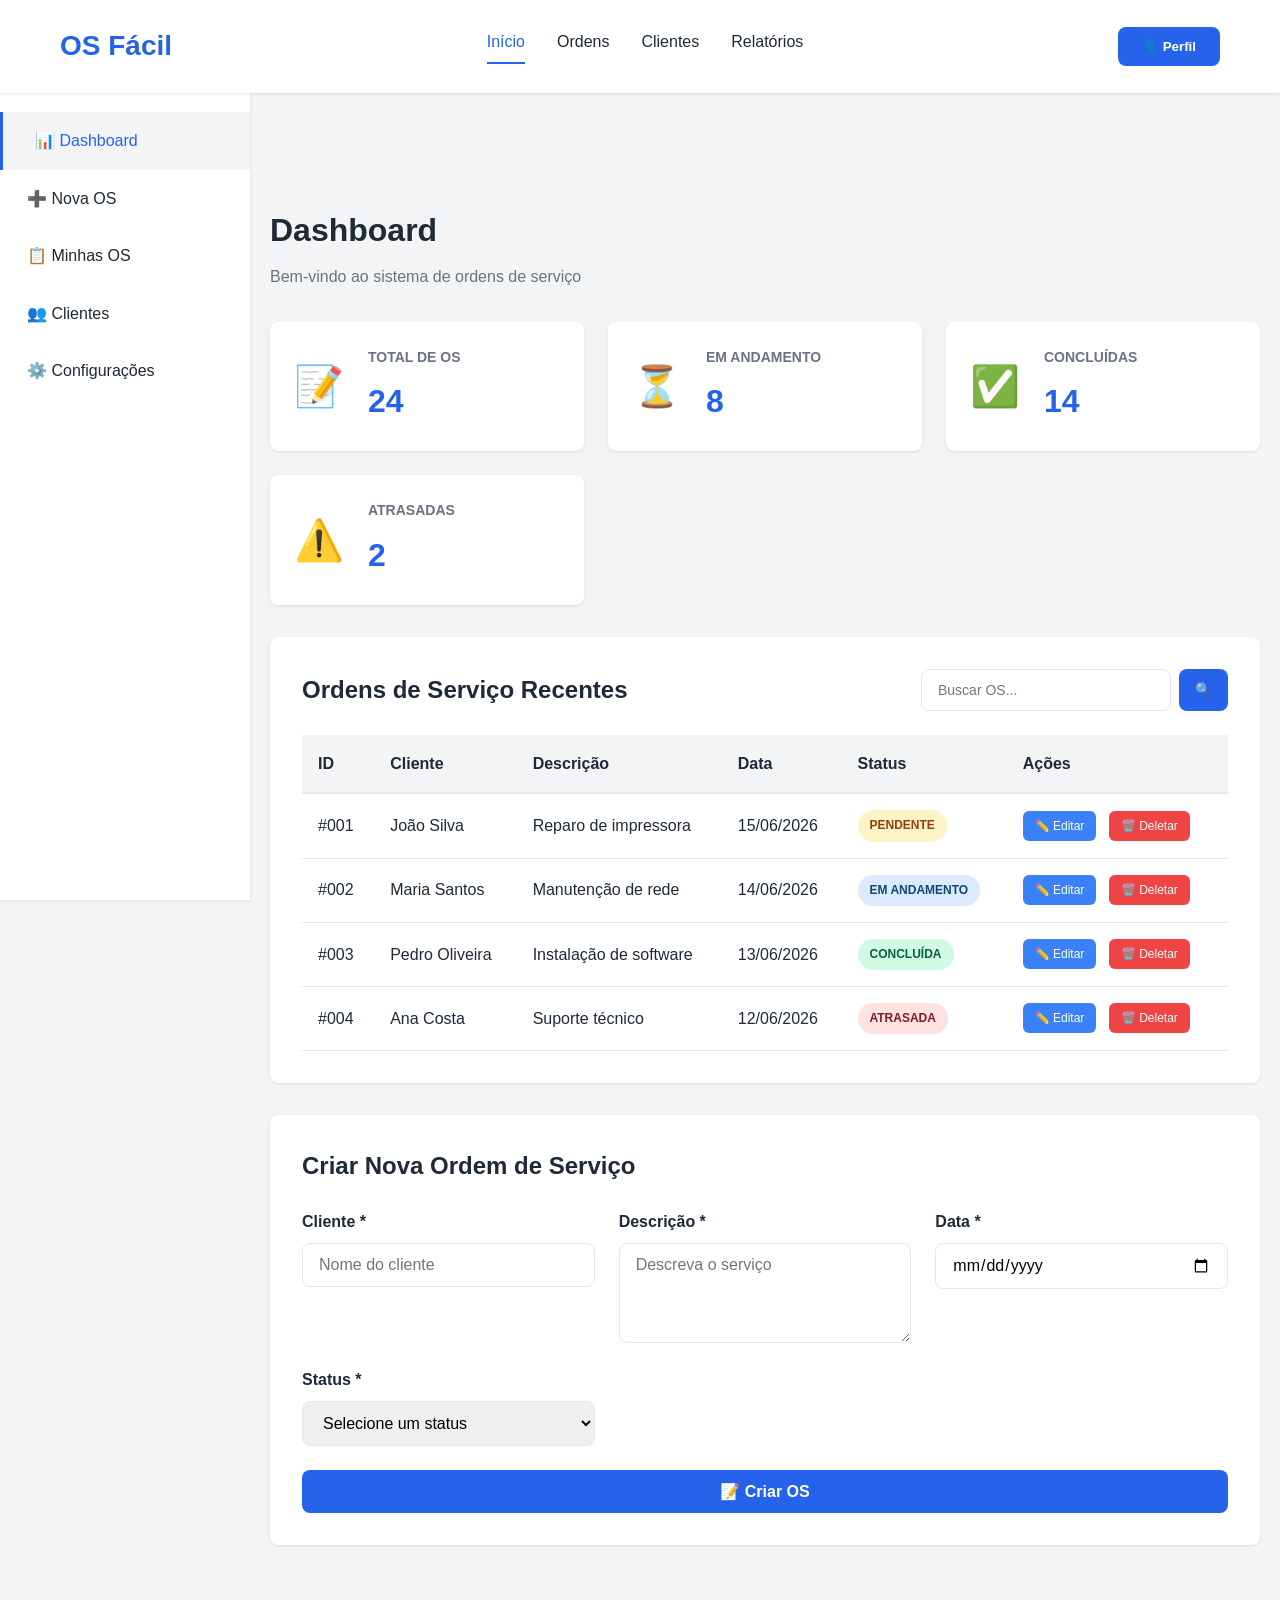
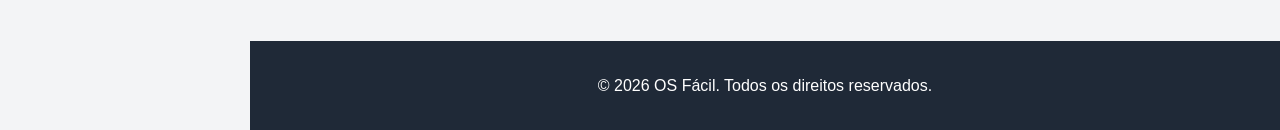
<file: index.html>
<!DOCTYPE html>
<html lang="pt-BR">
<head>
    <meta charset="UTF-8">
    <meta name="viewport" content="width=device-width, initial-scale=1.0">
    <title>OS Fácil - Sistema de Ordens de Serviço</title>
    <link rel="stylesheet" href="styles.css">
</head>
<body>
    <!-- Header -->
    <header class="header">
        <div class="container">
            <div class="header-content">
                <h1 class="logo">OS Fácil</h1>
                <nav class="nav">
                    <a href="#home" class="nav-link active">Início</a>
                    <a href="#ordens" class="nav-link">Ordens</a>
                    <a href="#clientes" class="nav-link">Clientes</a>
                    <a href="#relatorios" class="nav-link">Relatórios</a>
                </nav>
                <button class="btn-user">👤 Perfil</button>
            </div>
        </div>
    </header>

    <!-- Sidebar -->
    <aside class="sidebar">
        <ul class="menu">
            <li><a href="#" class="menu-item active">📊 Dashboard</a></li>
            <li><a href="#" class="menu-item">➕ Nova OS</a></li>
            <li><a href="#" class="menu-item">📋 Minhas OS</a></li>
            <li><a href="#" class="menu-item">👥 Clientes</a></li>
            <li><a href="#" class="menu-item">⚙️ Configurações</a></li>
        </ul>
    </aside>

    <!-- Main Content -->
    <main class="main-content">
        <div class="container">
            <!-- Page Title -->
            <section class="page-header">
                <h2>Dashboard</h2>
                <p>Bem-vindo ao sistema de ordens de serviço</p>
            </section>

            <!-- Stats Cards -->
            <section class="stats-container">
                <div class="stat-card">
                    <div class="stat-icon">📝</div>
                    <div class="stat-info">
                        <h3>Total de OS</h3>
                        <p class="stat-number">24</p>
                    </div>
                </div>
                <div class="stat-card">
                    <div class="stat-icon">⏳</div>
                    <div class="stat-info">
                        <h3>Em Andamento</h3>
                        <p class="stat-number">8</p>
                    </div>
                </div>
                <div class="stat-card">
                    <div class="stat-icon">✅</div>
                    <div class="stat-info">
                        <h3>Concluídas</h3>
                        <p class="stat-number">14</p>
                    </div>
                </div>
                <div class="stat-card">
                    <div class="stat-icon">⚠️</div>
                    <div class="stat-info">
                        <h3>Atrasadas</h3>
                        <p class="stat-number">2</p>
                    </div>
                </div>
            </section>

            <!-- Table Section -->
            <section class="table-section">
                <div class="section-header">
                    <h3>Ordens de Serviço Recentes</h3>
                    <div class="search-bar">
                        <input type="text" id="searchInput" placeholder="Buscar OS...">
                        <button class="btn-search">🔍</button>
                    </div>
                </div>

                <div class="table-wrapper">
                    <table class="table">
                        <thead>
                            <tr>
                                <th>ID</th>
                                <th>Cliente</th>
                                <th>Descrição</th>
                                <th>Data</th>
                                <th>Status</th>
                                <th>Ações</th>
                            </tr>
                        </thead>
                        <tbody id="tableBody">
                            <tr>
                                <td>#001</td>
                                <td>João Silva</td>
                                <td>Reparo de impressora</td>
                                <td>15/06/2026</td>
                                <td><span class="badge badge-pending">Pendente</span></td>
                                <td>
                                    <button class="btn-small btn-edit">✏️ Editar</button>
                                    <button class="btn-small btn-delete">🗑️ Deletar</button>
                                </td>
                            </tr>
                            <tr>
                                <td>#002</td>
                                <td>Maria Santos</td>
                                <td>Manutenção de rede</td>
                                <td>14/06/2026</td>
                                <td><span class="badge badge-in-progress">Em Andamento</span></td>
                                <td>
                                    <button class="btn-small btn-edit">✏️ Editar</button>
                                    <button class="btn-small btn-delete">🗑️ Deletar</button>
                                </td>
                            </tr>
                            <tr>
                                <td>#003</td>
                                <td>Pedro Oliveira</td>
                                <td>Instalação de software</td>
                                <td>13/06/2026</td>
                                <td><span class="badge badge-completed">Concluída</span></td>
                                <td>
                                    <button class="btn-small btn-edit">✏️ Editar</button>
                                    <button class="btn-small btn-delete">🗑️ Deletar</button>
                                </td>
                            </tr>
                            <tr>
                                <td>#004</td>
                                <td>Ana Costa</td>
                                <td>Suporte técnico</td>
                                <td>12/06/2026</td>
                                <td><span class="badge badge-delayed">Atrasada</span></td>
                                <td>
                                    <button class="btn-small btn-edit">✏️ Editar</button>
                                    <button class="btn-small btn-delete">🗑️ Deletar</button>
                                </td>
                            </tr>
                        </tbody>
                    </table>
                </div>
            </section>

            <!-- Form Section -->
            <section class="form-section">
                <h3>Criar Nova Ordem de Serviço</h3>
                <form id="osForm" class="form">
                    <div class="form-grid">
                        <div class="form-group">
                            <label for="cliente">Cliente *</label>
                            <input type="text" id="cliente" required placeholder="Nome do cliente">
                        </div>
                        <div class="form-group">
                            <label for="descricao">Descrição *</label>
                            <textarea id="descricao" required placeholder="Descreva o serviço"></textarea>
                        </div>
                        <div class="form-group">
                            <label for="data">Data *</label>
                            <input type="date" id="data" required>
                        </div>
                        <div class="form-group">
                            <label for="status">Status *</label>
                            <select id="status" required>
                                <option value="">Selecione um status</option>
                                <option value="pending">Pendente</option>
                                <option value="in-progress">Em Andamento</option>
                                <option value="completed">Concluída</option>
                            </select>
                        </div>
                    </div>
                    <button type="submit" class="btn btn-primary">📝 Criar OS</button>
                </form>
            </section>
        </div>
    </main>

    <!-- Footer -->
    <footer class="footer">
        <div class="container">
            <p>&copy; 2026 OS Fácil. Todos os direitos reservados.</p>
        </div>
    </footer>

    <script src="script.js"></script>
</body>
</html>
</file>
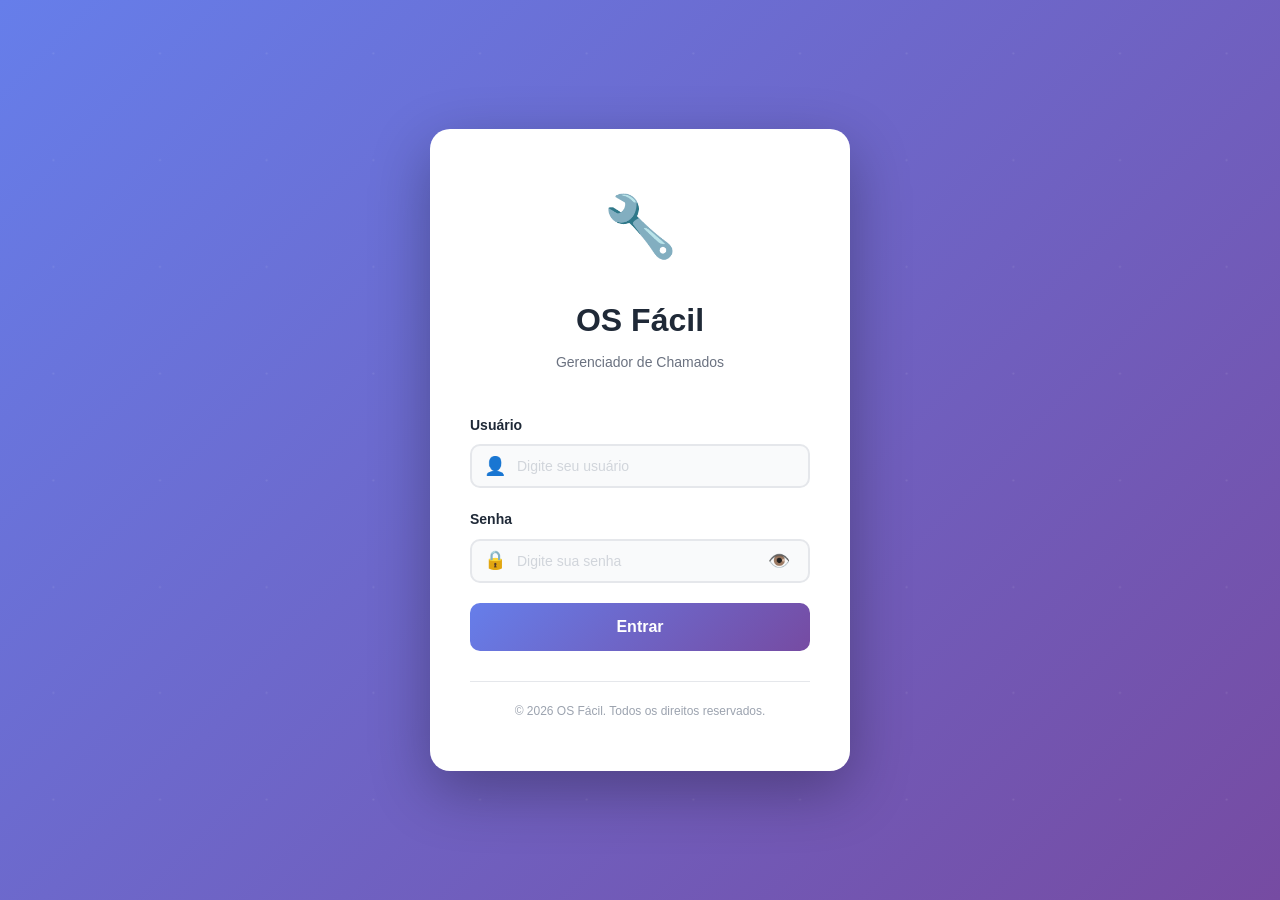
<file: OsFacil/src/OsFacil-frontend/index.html>
<!DOCTYPE html>
<html lang="pt-BR">
<head>
    <meta charset="UTF-8">
    <meta name="viewport" content="width=device-width, initial-scale=1.0">
    <title>OS Fácil - Sistema SaaS</title>
    <link rel="stylesheet" href="css/styles.css">
</head>
<body>
<div class="app">
    <!-- SIDEBAR -->
    <aside class="sidebar">
        <div class="logo">
            <div class="logo-icon">🔧</div>
            <h2>OS Fácil</h2>
        </div>

        <nav>
            <a href="#" onclick="abrirTela('dashboard')" class="nav-item active">
                <span class="icon">📊</span>
                <span class="label">Dashboard</span>
            </a>
            <a href="#" onclick="abrirTela('novaOs')" class="nav-item">
                <span class="icon">➕</span>
                <span class="label">Nova OS</span>
            </a>
            <a href="#" onclick="abrirTela('ordens')" class="nav-item">
                <span class="icon">📋</span>
                <span class="label">Ordens</span>
            </a>
            <a href="#" onclick="abrirTela('clientes')" class="nav-item">
                <span class="icon">👥</span>
                <span class="label">Clientes</span>
            </a>
            <a href="#" onclick="abrirTela('config')" class="nav-item">
                <span class="icon">⚙️</span>
                <span class="label">Configurações</span>
            </a>
        </nav>
    </aside>

    <!-- CONTEÚDO PRINCIPAL -->
    <main class="main">
        <!-- TOPBAR -->
        <header class="topbar">
            <div class="topbar-left">
                <h1 id="tituloPagina">Dashboard</h1>
            </div>
            <div class="topbar-right">
                <div class="user-info">
                    <span class="user-avatar">👤</span>
                    <span id="userName" class="user-name">Admin</span>
                </div>
                <button class="btn-logout" onclick="logout()">Sair</button>
            </div>
        </header>

        <!-- DASHBOARD -->
        <section id="dashboard" class="pagina ativa">
            <div class="dashboard-header">
                <h2>Resumo do Sistema</h2>
                <p>Acompanhe as métricas da sua empresa em tempo real</p>
            </div>

            <section class="cards">
                <div class="card card-primary">
                    <div class="card-header">
                        <span class="card-icon">📦</span>
                        <h3>Total de OS</h3>
                    </div>
                    <p id="totalOS" class="card-value">0</p>
                    <span class="card-footer">Ordens cadastradas</span>
                </div>

                <div class="card card-success">
                    <div class="card-header">
                        <span class="card-icon">✅</span>
                        <h3>Abertas</h3>
                    </div>
                    <p id="abertos" class="card-value">0</p>
                    <span class="card-footer">Aguardando execução</span>
                </div>

                <div class="card card-warning">
                    <div class="card-header">
                        <span class="card-icon">⏳</span>
                        <h3>Finalizadas</h3>
                    </div>
                    <p id="finalizados" class="card-value">0</p>
                    <span class="card-footer">Ordens concluídas</span>
                </div>

                <div class="card card-danger">
                    <div class="card-header">
                        <span class="card-icon">⚠️</span>
                        <h3>Atrasadas</h3>
                    </div>
                    <p id="atrasadas" class="card-value">0</p>
                    <span class="card-footer">Requer atenção</span>
                </div>
            </section>
        </section>

        <!-- NOVA OS -->
        <section id="novaOs" class="pagina" style="display:none;">
            <div class="section-header">
                <h2>📝 Criar Nova Ordem de Serviço</h2>
                <p>Preencha os dados abaixo para criar uma nova OS</p>
            </div>

            <div class="form-container">
                <form id="osForm">
                    <div class="form-row">
                        <div class="form-group">
                            <label for="cliente">Cliente *</label>
                            <select id="cliente" required>
                                <option value="">Selecione um cliente</option>
                            </select>
                        </div>

                        <div class="form-group">
                            <label for="valor">Valor (R$) *</label>
                            <input type="number" id="valor" placeholder="0.00" step="0.01" required>
                        </div>
                    </div>

                    <div class="form-group full">
                        <label for="descricao">Descrição *</label>
                        <textarea id="descricao" placeholder="Descreva o serviço a ser realizado..." rows="4" required></textarea>
                    </div>

                    <div class="form-actions">
                        <button type="submit" class="btn btn-primary">
                            💾 Salvar Ordem de Serviço
                        </button>
                        <button type="reset" class="btn btn-secondary">Limpar</button>
                    </div>
                </form>
            </div>
        </section>

        <!-- ORDENS -->
        <section id="ordens" class="pagina" style="display:none;">
            <div class="section-header">
                <h2>📋 Ordens de Serviço</h2>
                <p>Gerencie todas as suas ordens de serviço</p>
            </div>

            <div class="table-section">
                <div class="table-toolbar">
                    <input 
                        id="searchInput" 
                        class="search-input" 
                        placeholder="🔍 Buscar por cliente, descrição..."
                        type="text">
                </div>

                <div class="table-responsive">
                    <table>
                        <thead>
                            <tr>
                                <th>ID</th>
                                <th>Cliente</th>
                                <th>Descrição</th>
                                <th>Data</th>
                                <th>Valor</th>
                                <th>Status</th>
                                <th>Ações</th>
                            </tr>
                        </thead>
                        <tbody id="tableBody"></tbody>
                    </table>
                </div>
            </div>
        </section>

        <!-- CLIENTES -->
        <section id="clientes" class="pagina" style="display:none;">
            <div class="section-header">
                <h2>👥 Clientes</h2>
                <p>Visualize todos os seus clientes cadastrados</p>
            </div>

            <div class="table-section">
                <div class="table-responsive">
                    <table>
                        <thead>
                            <tr>
                                <th>ID</th>
                                <th>Nome</th>
                                <th>Telefone</th>
                                <th>OS Associadas</th>
                            </tr>
                        </thead>
                        <tbody id="clientesTableBody"></tbody>
                    </table>
                </div>
            </div>
        </section>

        <!-- CONFIGURAÇÕES -->
        <section id="config" class="pagina" style="display:none;">
            <div class="section-header">
                <h2>⚙️ Configurações</h2>
                <p>Gerencie as configurações de sua conta</p>
            </div>

            <div class="config-container">
                <div class="config-section">
                    <h3>👤 Informações da Conta</h3>
                    <div class="config-item">
                        <span class="label">Perfil de Acesso:</span>
                        <span id="perfilUsuario" class="value">-</span>
                    </div>
                    <div class="config-item">
                        <span class="label">ID da Empresa:</span>
                        <span id="empresaUsuario" class="value">-</span>
                    </div>
                    <div class="config-item">
                        <span class="label">Plano:</span>
                        <span class="value badge badge-primary">FREE</span>
                    </div>
                </div>

                <div class="config-section">
                    <h3>🔐 Sessão</h3>
                    <button class="btn btn-danger" onclick="logout()">
                        🚪 Encerrar Sessão
                    </button>
                </div>
            </div>
        </section>
    </main>
</div>

<script src="javaScript/script.js"></script>
</body>
</html>
</file>
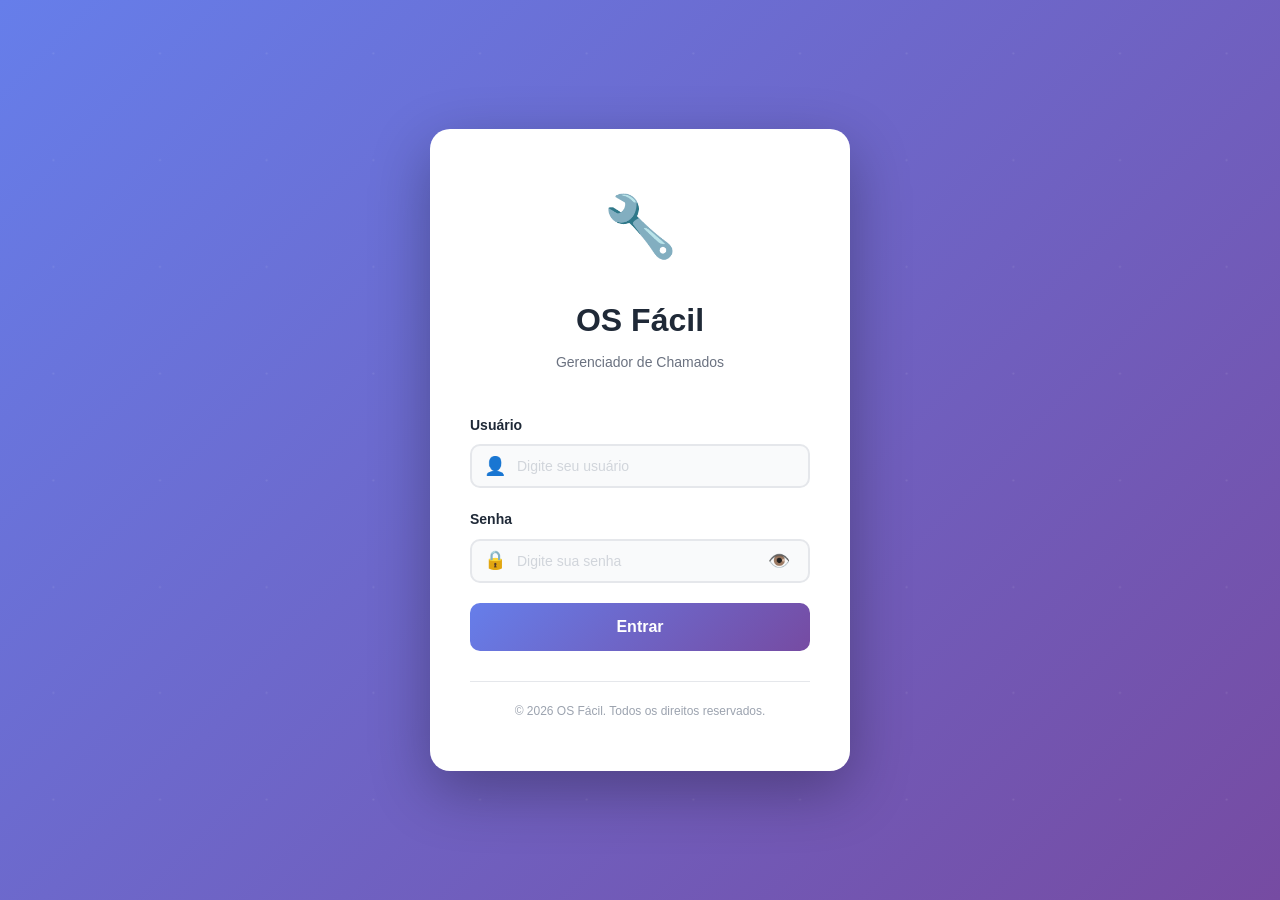
<file: OsFacil/src/OsFacil-frontend/login.html>
<!DOCTYPE html>
<html lang="pt-BR">
<head>
    <meta charset="UTF-8">
    <meta name="viewport" content="width=device-width, initial-scale=1.0">
    <title>Login - OS Fácil</title>
    <link rel="stylesheet" href="css/styles.css">
    <link rel="stylesheet" href="css/login.css">
</head>
<body class="login-page">
    <div class="login-background"></div>
    
    <div class="login-container">
        <!-- Logo e Título -->
        <div class="login-header">
            <div class="logo-icon">🔧</div>
            <h1>OS Fácil</h1>
            <p>Gerenciador de Chamados</p>
        </div>

        <!-- Formulário -->
        <form id="loginForm" class="login-form">
            <!-- Campo Usuário -->
            <div class="form-group">
                <label for="username">Usuário</label>
                <div class="input-wrapper">
                    <span class="input-icon">👤</span>
                    <input 
                        type="text" 
                        id="username" 
                        name="username" 
                        placeholder="Digite seu usuário" 
                        required>
                </div>
            </div>

            <!-- Campo Senha -->
            <div class="form-group">
                <label for="password">Senha</label>
                <div class="input-wrapper">
                    <span class="input-icon">🔒</span>
                    <input 
                        type="password" 
                        id="password" 
                        name="password" 
                        placeholder="Digite sua senha" 
                        required>
                    <button type="button" class="toggle-password" onclick="togglePassword()">👁️</button>
                </div>
            </div>

            <!-- Mensagem de Erro -->
            <div id="errorMessage" class="error-message" style="display: none;"></div>

            <!-- Botão de Envio -->
            <button type="submit" class="btn-login">
                <span class="btn-text">Entrar</span>
                <span class="btn-loader" style="display: none;"></span>
            </button>
        </form>

        <!-- Rodapé -->
        <div class="login-footer">
            <p>&copy; 2026 OS Fácil. Todos os direitos reservados.</p>
        </div>
    </div>

    <script src="javaScript/login.js"></script>
</body>
</html>
</file>
<file: styles.css>
/* ==================== Reset e Variáveis ==================== */
* {
    margin: 0;
    padding: 0;
    box-sizing: border-box;
}

:root {
    --primary-color: #2563eb;
    --secondary-color: #1e40af;
    --success-color: #10b981;
    --warning-color: #f59e0b;
    --danger-color: #ef4444;
    --light-bg: #f3f4f6;
    --white: #ffffff;
    --text-dark: #1f2937;
    --text-light: #6b7280;
    --border-color: #e5e7eb;
    --shadow: 0 1px 3px rgba(0, 0, 0, 0.1);
    --shadow-lg: 0 10px 15px rgba(0, 0, 0, 0.1);
}

body {
    font-family: 'Segoe UI', Tahoma, Geneva, Verdana, sans-serif;
    background-color: var(--light-bg);
    color: var(--text-dark);
    line-height: 1.6;
}

/* ==================== Container ==================== */
.container {
    max-width: 1200px;
    margin: 0 auto;
    padding: 0 20px;
}

/* ==================== Header ==================== */
.header {
    background-color: var(--white);
    box-shadow: var(--shadow);
    position: sticky;
    top: 0;
    z-index: 100;
}

.header-content {
    display: flex;
    justify-content: space-between;
    align-items: center;
    padding: 1.5rem 0;
}

.logo {
    font-size: 1.75rem;
    font-weight: 700;
    color: var(--primary-color);
}

.nav {
    display: flex;
    gap: 2rem;
    flex: 1;
    justify-content: center;
}

.nav-link {
    text-decoration: none;
    color: var(--text-dark);
    font-weight: 500;
    transition: color 0.3s ease;
    border-bottom: 2px solid transparent;
    padding-bottom: 0.5rem;
}

.nav-link:hover,
.nav-link.active {
    color: var(--primary-color);
    border-bottom-color: var(--primary-color);
}

.btn-user {
    background-color: var(--primary-color);
    color: var(--white);
    border: none;
    padding: 0.75rem 1.5rem;
    border-radius: 0.5rem;
    cursor: pointer;
    font-weight: 600;
    transition: background-color 0.3s ease;
}

.btn-user:hover {
    background-color: var(--secondary-color);
}

/* ==================== Sidebar ==================== */
.sidebar {
    position: fixed;
    left: 0;
    top: 80px;
    width: 250px;
    height: calc(100vh - 80px);
    background-color: var(--white);
    box-shadow: var(--shadow);
    overflow-y: auto;
}

.menu {
    list-style: none;
    padding: 2rem 0;
}

.menu-item {
    display: block;
    padding: 1rem 1.5rem;
    text-decoration: none;
    color: var(--text-dark);
    transition: all 0.3s ease;
    border-left: 3px solid transparent;
    font-weight: 500;
}

.menu-item:hover,
.menu-item.active {
    background-color: var(--light-bg);
    color: var(--primary-color);
    border-left-color: var(--primary-color);
    padding-left: 2rem;
}

/* ==================== Main Content ==================== */
.main-content {
    margin-left: 250px;
    margin-top: 80px;
    padding: 2rem 0;
}

/* ==================== Page Header ==================== */
.page-header {
    margin-bottom: 2rem;
}

.page-header h2 {
    font-size: 2rem;
    margin-bottom: 0.5rem;
}

.page-header p {
    color: var(--text-light);
    font-size: 1rem;
}

/* ==================== Stats Container ==================== */
.stats-container {
    display: grid;
    grid-template-columns: repeat(auto-fit, minmax(250px, 1fr));
    gap: 1.5rem;
    margin-bottom: 2rem;
}

.stat-card {
    background-color: var(--white);
    padding: 1.5rem;
    border-radius: 0.5rem;
    box-shadow: var(--shadow);
    display: flex;
    align-items: center;
    gap: 1.5rem;
    transition: transform 0.3s ease, box-shadow 0.3s ease;
}

.stat-card:hover {
    transform: translateY(-5px);
    box-shadow: var(--shadow-lg);
}

.stat-icon {
    font-size: 2.5rem;
}

.stat-info h3 {
    font-size: 0.875rem;
    color: var(--text-light);
    margin-bottom: 0.5rem;
    text-transform: uppercase;
    font-weight: 600;
}

.stat-number {
    font-size: 2rem;
    font-weight: 700;
    color: var(--primary-color);
}

/* ==================== Table Section ==================== */
.table-section {
    background-color: var(--white);
    padding: 2rem;
    border-radius: 0.5rem;
    box-shadow: var(--shadow);
    margin-bottom: 2rem;
}

.section-header {
    display: flex;
    justify-content: space-between;
    align-items: center;
    margin-bottom: 1.5rem;
    gap: 1rem;
}

.section-header h3 {
    font-size: 1.5rem;
}

.search-bar {
    display: flex;
    gap: 0.5rem;
}

.search-bar input {
    padding: 0.75rem 1rem;
    border: 1px solid var(--border-color);
    border-radius: 0.5rem;
    min-width: 250px;
    font-size: 0.875rem;
}

.search-bar input:focus {
    outline: none;
    border-color: var(--primary-color);
    box-shadow: 0 0 0 3px rgba(37, 99, 235, 0.1);
}

.btn-search {
    padding: 0.75rem 1rem;
    background-color: var(--primary-color);
    color: var(--white);
    border: none;
    border-radius: 0.5rem;
    cursor: pointer;
    font-weight: 600;
    transition: background-color 0.3s ease;
}

.btn-search:hover {
    background-color: var(--secondary-color);
}

/* ==================== Table ==================== */
.table-wrapper {
    overflow-x: auto;
}

.table {
    width: 100%;
    border-collapse: collapse;
}

.table thead {
    background-color: var(--light-bg);
}

.table th {
    padding: 1rem;
    text-align: left;
    font-weight: 600;
    color: var(--text-dark);
    border-bottom: 2px solid var(--border-color);
}

.table td {
    padding: 1rem;
    border-bottom: 1px solid var(--border-color);
}

.table tbody tr:hover {
    background-color: var(--light-bg);
}

/* ==================== Badges ==================== */
.badge {
    display: inline-block;
    padding: 0.375rem 0.75rem;
    border-radius: 9999px;
    font-size: 0.75rem;
    font-weight: 600;
    text-transform: uppercase;
}

.badge-pending {
    background-color: #fef3c7;
    color: #92400e;
}

.badge-in-progress {
    background-color: #dbeafe;
    color: #0c4a6e;
}

.badge-completed {
    background-color: #d1fae5;
    color: #065f46;
}

.badge-delayed {
    background-color: #fee2e2;
    color: #7f1d1d;
}

/* ==================== Buttons ==================== */
.btn {
    padding: 0.75rem 1.5rem;
    border: none;
    border-radius: 0.5rem;
    cursor: pointer;
    font-weight: 600;
    font-size: 1rem;
    transition: all 0.3s ease;
}

.btn-primary {
    background-color: var(--primary-color);
    color: var(--white);
}

.btn-primary:hover {
    background-color: var(--secondary-color);
    transform: translateY(-2px);
}

.btn-small {
    padding: 0.5rem 0.75rem;
    font-size: 0.75rem;
    border: none;
    border-radius: 0.375rem;
    cursor: pointer;
    margin-right: 0.5rem;
    transition: all 0.3s ease;
}

.btn-edit {
    background-color: #3b82f6;
    color: var(--white);
}

.btn-edit:hover {
    background-color: #2563eb;
}

.btn-delete {
    background-color: var(--danger-color);
    color: var(--white);
}

.btn-delete:hover {
    background-color: #dc2626;
}

/* ==================== Form Section ==================== */
.form-section {
    background-color: var(--white);
    padding: 2rem;
    border-radius: 0.5rem;
    box-shadow: var(--shadow);
}

.form-section h3 {
    font-size: 1.5rem;
    margin-bottom: 1.5rem;
}

.form {
    display: flex;
    flex-direction: column;
    gap: 1.5rem;
}

.form-grid {
    display: grid;
    grid-template-columns: repeat(auto-fit, minmax(250px, 1fr));
    gap: 1.5rem;
}

.form-group {
    display: flex;
    flex-direction: column;
}

.form-group label {
    font-weight: 600;
    margin-bottom: 0.5rem;
    color: var(--text-dark);
}

.form-group input,
.form-group textarea,
.form-group select {
    padding: 0.75rem 1rem;
    border: 1px solid var(--border-color);
    border-radius: 0.5rem;
    font-size: 1rem;
    font-family: inherit;
    transition: border-color 0.3s ease;
}

.form-group input:focus,
.form-group textarea:focus,
.form-group select:focus {
    outline: none;
    border-color: var(--primary-color);
    box-shadow: 0 0 0 3px rgba(37, 99, 235, 0.1);
}

.form-group textarea {
    resize: vertical;
    min-height: 100px;
}

/* ==================== Footer ==================== */
.footer {
    background-color: var(--text-dark);
    color: var(--white);
    text-align: center;
    padding: 2rem 0;
    margin-top: 4rem;
    margin-left: 250px;
}

/* ==================== Responsive ==================== */
@media (max-width: 768px) {
    .sidebar {
        position: fixed;
        left: -250px;
        transition: left 0.3s ease;
    }

    .sidebar.active {
        left: 0;
    }

    .main-content {
        margin-left: 0;
    }

    .footer {
        margin-left: 0;
    }

    .header-content {
        flex-wrap: wrap;
        gap: 1rem;
    }

    .nav {
        order: 3;
        width: 100%;
        gap: 1rem;
        justify-content: flex-start;
    }

    .stats-container {
        grid-template-columns: repeat(2, 1fr);
    }

    .section-header {
        flex-direction: column;
        align-items: flex-start;
    }

    .search-bar {
        width: 100%;
    }

    .search-bar input {
        min-width: 100%;
    }

    .form-grid {
        grid-template-columns: 1fr;
    }

    .table {
        font-size: 0.875rem;
    }

    .table th,
    .table td {
        padding: 0.75rem 0.5rem;
    }
}

@media (max-width: 480px) {
    .logo {
        font-size: 1.25rem;
    }

    .nav {
        gap: 0.5rem;
    }

    .nav-link {
        font-size: 0.875rem;
        padding-bottom: 0.25rem;
    }

    .stats-container {
        grid-template-columns: 1fr;
    }

    .stat-card {
        flex-direction: column;
        text-align: center;
    }

    .stat-icon {
        font-size: 2rem;
    }

    .stat-number {
        font-size: 1.5rem;
    }

    .section-header h3 {
        font-size: 1.25rem;
    }

    .btn-small {
        display: block;
        width: 100%;
        margin-bottom: 0.5rem;
    }
}
</file>
<file: OsFacil/src/OsFacil-frontend/css/styles.css>
/* ===========================
   VARIÁVEIS E RESET
=========================== */

:root {
    --primary: #667eea;
    --primary-dark: #5568d3;
    --success: #10b981;
    --warning: #f59e0b;
    --danger: #ef4444;
    --gray-50: #f9fafb;
    --gray-100: #f3f4f6;
    --gray-200: #e5e7eb;
    --gray-300: #d1d5db;
    --gray-400: #9ca3af;
    --gray-500: #6b7280;
    --gray-600: #4b5563;
    --gray-700: #374151;
    --gray-800: #1f2937;
    --gray-900: #111827;
    --shadow-sm: 0 1px 2px rgba(0, 0, 0, 0.05);
    --shadow-md: 0 4px 6px rgba(0, 0, 0, 0.1);
    --shadow-lg: 0 10px 15px rgba(0, 0, 0, 0.1);
}

* {
    margin: 0;
    padding: 0;
    box-sizing: border-box;
}

html {
    scroll-behavior: smooth;
}

body {
    font-family: -apple-system, BlinkMacSystemFont, 'Segoe UI', 'Roboto', 'Oxygen', 'Ubuntu', 'Cantarell', sans-serif;
    background: var(--gray-50);
    color: var(--gray-700);
    line-height: 1.6;
}

/* ===========================
   LAYOUT
=========================== */

.app {
    display: flex;
    min-height: 100vh;
}

/* ===========================
   SIDEBAR
=========================== */

.sidebar {
    width: 260px;
    height: 100vh;
    background: linear-gradient(180deg, var(--gray-900) 0%, var(--gray-800) 100%);
    color: white;
    padding: 30px 0;
    position: fixed;
    left: 0;
    top: 0;
    overflow-y: auto;
    box-shadow: 2px 0 10px rgba(0, 0, 0, 0.1);
}

.sidebar::-webkit-scrollbar {
    width: 6px;
}

.sidebar::-webkit-scrollbar-track {
    background: rgba(255, 255, 255, 0.1);
}

.sidebar::-webkit-scrollbar-thumb {
    background: rgba(255, 255, 255, 0.3);
    border-radius: 3px;
}

.sidebar::-webkit-scrollbar-thumb:hover {
    background: rgba(255, 255, 255, 0.5);
}

/* Logo */
.logo {
    display: flex;
    align-items: center;
    gap: 12px;
    padding: 0 25px;
    margin-bottom: 40px;
}

.logo-icon {
    font-size: 32px;
    animation: rotate 20s linear infinite;
}

@keyframes rotate {
    0% { transform: rotate(0deg); }
    100% { transform: rotate(360deg); }
}

.logo h2 {
    font-size: 24px;
    font-weight: 700;
    letter-spacing: -0.5px;
}

/* Navegação */
.sidebar nav {
    display: flex;
    flex-direction: column;
    gap: 8px;
    padding: 0 15px;
}

.nav-item {
    display: flex;
    align-items: center;
    gap: 12px;
    color: var(--gray-400);
    text-decoration: none;
    padding: 12px 15px;
    border-radius: 10px;
    transition: all 0.3s ease;
    font-weight: 500;
    font-size: 14px;
}

.nav-item:hover {
    background: rgba(255, 255, 255, 0.1);
    color: white;
}

.nav-item.active {
    background: var(--primary);
    color: white;
    box-shadow: 0 4px 12px rgba(102, 126, 234, 0.4);
}

.nav-item .icon {
    font-size: 20px;
}

/* ===========================
   MAIN CONTENT
=========================== */

.main {
    flex: 1;
    margin-left: 260px;
    display: flex;
    flex-direction: column;
}

/* ===========================
   TOPBAR
=========================== */

.topbar {
    background: white;
    padding: 20px 30px;
    display: flex;
    justify-content: space-between;
    align-items: center;
    box-shadow: var(--shadow-sm);
    border-bottom: 1px solid var(--gray-200);
}

.topbar-left h1 {
    font-size: 28px;
    color: var(--gray-900);
    font-weight: 700;
}

.topbar-right {
    display: flex;
    align-items: center;
    gap: 20px;
}

.user-info {
    display: flex;
    align-items: center;
    gap: 12px;
}

.user-avatar {
    display: inline-flex;
    align-items: center;
    justify-content: center;
    width: 40px;
    height: 40px;
    background: linear-gradient(135deg, var(--primary), var(--primary-dark));
    border-radius: 50%;
    font-size: 20px;
}

.user-name {
    font-weight: 600;
    color: var(--gray-700);
}

.btn-logout {
    padding: 10px 20px;
    background: var(--gray-100);
    border: 1px solid var(--gray-300);
    border-radius: 8px;
    cursor: pointer;
    font-weight: 600;
    color: var(--gray-700);
    transition: all 0.3s ease;
}

.btn-logout:hover {
    background: var(--gray-200);
    border-color: var(--gray-400);
}

/* ===========================
   PÁGINA/SEÇÃO
=========================== */

.pagina {
    flex: 1;
    padding: 30px;
    overflow-y: auto;
}

.pagina.ativa {
    display: block;
}

.section-header {
    margin-bottom: 30px;
}

.section-header h2 {
    font-size: 26px;
    color: var(--gray-900);
    margin-bottom: 8px;
}

.section-header p {
    color: var(--gray-500);
    font-size: 15px;
}

.dashboard-header {
    margin-bottom: 30px;
}

.dashboard-header h2 {
    font-size: 26px;
    color: var(--gray-900);
    margin-bottom: 8px;
}

.dashboard-header p {
    color: var(--gray-500);
    font-size: 15px;
}

/* ===========================
   CARDS
=========================== */

.cards {
    display: grid;
    grid-template-columns: repeat(auto-fit, minmax(240px, 1fr));
    gap: 20px;
    margin-top: 20px;
}

.card {
    background: white;
    padding: 25px;
    border-radius: 12px;
    box-shadow: var(--shadow-sm);
    border: 1px solid var(--gray-200);
    transition: all 0.3s ease;
    position: relative;
    overflow: hidden;
}

.card::before {
    content: '';
    position: absolute;
    top: 0;
    left: 0;
    right: 0;
    height: 3px;
    background: linear-gradient(90deg, var(--primary), var(--primary-dark));
}

.card:hover {
    transform: translateY(-5px);
    box-shadow: var(--shadow-lg);
}

.card.card-primary::before {
    background: linear-gradient(90deg, var(--primary), var(--primary-dark));
}

.card.card-success::before {
    background: linear-gradient(90deg, var(--success), #059669);
}

.card.card-warning::before {
    background: linear-gradient(90deg, var(--warning), #d97706);
}

.card.card-danger::before {
    background: linear-gradient(90deg, var(--danger), #dc2626);
}

.card-header {
    display: flex;
    align-items: center;
    gap: 12px;
    margin-bottom: 16px;
}

.card-icon {
    font-size: 28px;
}

.card-header h3 {
    font-size: 14px;
    color: var(--gray-600);
    font-weight: 600;
    margin: 0;
}

.card-value {
    font-size: 42px;
    font-weight: 700;
    color: var(--gray-900);
    margin: 16px 0 8px 0;
}

.card-footer {
    font-size: 13px;
    color: var(--gray-500);
}

/* ===========================
   FORMULÁRIOS
=========================== */

.form-container {
    background: white;
    padding: 30px;
    border-radius: 12px;
    box-shadow: var(--shadow-sm);
    border: 1px solid var(--gray-200);
    max-width: 600px;
}

.form-row {
    display: grid;
    grid-template-columns: 1fr 1fr;
    gap: 20px;
}

.form-group {
    display: flex;
    flex-direction: column;
    gap: 8px;
}

.form-group.full {
    grid-column: 1 / -1;
}

.form-group label {
    font-weight: 600;
    color: var(--gray-700);
    font-size: 14px;
}

.form-group input,
.form-group select,
.form-group textarea {
    padding: 12px 14px;
    border: 1px solid var(--gray-300);
    border-radius: 8px;
    font-size: 14px;
    font-family: inherit;
    transition: all 0.3s ease;
    background: var(--gray-50);
}

.form-group input:focus,
.form-group select:focus,
.form-group textarea:focus {
    outline: none;
    border-color: var(--primary);
    background: white;
    box-shadow: 0 0 0 3px rgba(102, 126, 234, 0.1);
}

.form-group textarea {
    resize: vertical;
    min-height: 100px;
    font-family: 'Monaco', 'Menlo', monospace;
}

.form-actions {
    display: flex;
    gap: 12px;
    margin-top: 24px;
    justify-content: flex-end;
}

/* ===========================
   BOTÕES
=========================== */

.btn {
    padding: 11px 22px;
    border: none;
    border-radius: 8px;
    cursor: pointer;
    font-weight: 600;
    font-size: 14px;
    transition: all 0.3s ease;
    display: inline-flex;
    align-items: center;
    gap: 8px;
    text-decoration: none;
}

.btn:hover {
    transform: translateY(-2px);
    box-shadow: var(--shadow-md);
}

.btn:active {
    transform: translateY(0);
}

.btn:disabled {
    opacity: 0.6;
    cursor: not-allowed;
}

.btn-primary {
    background: linear-gradient(135deg, var(--primary), var(--primary-dark));
    color: white;
}

.btn-primary:hover {
    box-shadow: 0 8px 16px rgba(102, 126, 234, 0.4);
}

.btn-secondary {
    background: var(--gray-200);
    color: var(--gray-700);
}

.btn-secondary:hover {
    background: var(--gray-300);
}

.btn-danger {
    background: var(--danger);
    color: white;
}

.btn-danger:hover {
    box-shadow: 0 8px 16px rgba(239, 68, 68, 0.4);
    background: #dc2626;
}

/* ===========================
   TABELAS
=========================== */

.table-section {
    background: white;
    border-radius: 12px;
    box-shadow: var(--shadow-sm);
    border: 1px solid var(--gray-200);
    overflow: hidden;
}

.table-toolbar {
    padding: 20px;
    border-bottom: 1px solid var(--gray-200);
}

.search-input {
    width: 100%;
    padding: 12px 16px;
    border: 1px solid var(--gray-300);
    border-radius: 8px;
    font-size: 14px;
    transition: all 0.3s ease;
    background: var(--gray-50);
}

.search-input:focus {
    outline: none;
    border-color: var(--primary);
    background: white;
    box-shadow: 0 0 0 3px rgba(102, 126, 234, 0.1);
}

.table-responsive {
    overflow-x: auto;
}

table {
    width: 100%;
    border-collapse: collapse;
}

th {
    background: var(--gray-50);
    padding: 14px 16px;
    text-align: left;
    font-weight: 600;
    color: var(--gray-700);
    font-size: 13px;
    text-transform: uppercase;
    letter-spacing: 0.5px;
    border-bottom: 2px solid var(--gray-200);
}

td {
    padding: 14px 16px;
    border-bottom: 1px solid var(--gray-200);
    font-size: 14px;
    color: var(--gray-700);
}

tbody tr:hover {
    background: var(--gray-50);
}

tbody tr:nth-child(even) {
    background: #fafbfc;
}

/* Status Badge */
.status-badge {
    display: inline-block;
    padding: 6px 12px;
    border-radius: 20px;
    font-size: 12px;
    font-weight: 600;
    text-transform: uppercase;
    letter-spacing: 0.5px;
}

.status-aberto {
    background: #dbeafe;
    color: #1e40af;
}

.status-finalizado {
    background: #dcfce7;
    color: #166534;
}

.status-atrasado {
    background: #fee2e2;
    color: #991b1b;
}

/* ===========================
   CONFIGURAÇÕES
=========================== */

.config-container {
    display: grid;
    gap: 24px;
}

.config-section {
    background: white;
    padding: 24px;
    border-radius: 12px;
    box-shadow: var(--shadow-sm);
    border: 1px solid var(--gray-200);
}

.config-section h3 {
    font-size: 16px;
    font-weight: 700;
    color: var(--gray-900);
    margin-bottom: 16px;
}

.config-item {
    display: flex;
    justify-content: space-between;
    align-items: center;
    padding: 12px 0;
    border-bottom: 1px solid var(--gray-200);
}

.config-item:last-child {
    border-bottom: none;
}

.config-item .label {
    font-weight: 600;
    color: var(--gray-700);
}

.config-item .value {
    color: var(--gray-600);
    font-family: 'Monaco', 'Menlo', monospace;
    font-size: 13px;
}

.badge {
    display: inline-block;
    padding: 6px 12px;
    border-radius: 20px;
    font-size: 12px;
    font-weight: 600;
    text-transform: uppercase;
}

.badge-primary {
    background: linear-gradient(135deg, var(--primary), var(--primary-dark));
    color: white;
}

/* ===========================
   RESPONSIVIDADE
=========================== */

@media (max-width: 1024px) {
    .cards {
        grid-template-columns: repeat(2, 1fr);
    }

    .form-row {
        grid-template-columns: 1fr;
    }
}

@media (max-width: 768px) {
    .sidebar {
        width: 70px;
        padding: 20px 0;
    }

    .logo {
        flex-direction: column;
        padding: 0 8px;
        margin-bottom: 30px;
    }

    .logo h2 {
        font-size: 11px;
        text-align: center;
    }

    .nav-item .label {
        display: none;
    }

    .nav-item {
        justify-content: center;
        padding: 12px 8px;
    }

    .main {
        margin-left: 70px;
    }

    .topbar {
        flex-direction: column;
        gap: 15px;
        padding: 15px;
    }

    .topbar-left h1 {
        font-size: 20px;
    }

    .cards {
        grid-template-columns: repeat(2, 1fr);
        gap: 15px;
    }

    .pagina {
        padding: 20px;
    }

    .form-container {
        padding: 20px;
    }

    .table-section {
        overflow-x: auto;
    }

    th, td {
        padding: 10px 12px;
        font-size: 12px;
    }
}

@media (max-width: 480px) {
    .sidebar {
        width: 60px;
    }

    .main {
        margin-left: 60px;
    }

    .cards {
        grid-template-columns: 1fr;
    }

    .card {
        padding: 16px;
    }

    .card-value {
        font-size: 32px;
    }

    .section-header h2 {
        font-size: 20px;
    }

    .topbar-left h1 {
        font-size: 18px;
    }

    .topbar-right {
        width: 100%;
        justify-content: space-between;
    }

    .form-actions {
        flex-direction: column;
    }

    .btn {
        width: 100%;
        justify-content: center;
    }

    .table-responsive {
        font-size: 12px;
    }

    th, td {
        padding: 8px 10px;
    }
}

/* ===========================
   SCROLLBAR CUSTOMIZADO
=========================== */

.pagina::-webkit-scrollbar {
    width: 8px;
}

.pagina::-webkit-scrollbar-track {
    background: transparent;
}

.pagina::-webkit-scrollbar-thumb {
    background: var(--gray-300);
    border-radius: 4px;
}

.pagina::-webkit-scrollbar-thumb:hover {
    background: var(--gray-400);
}

/* ===========================
   ANIMAÇÕES
=========================== */

@keyframes fadeIn {
    from {
        opacity: 0;
        transform: translateY(10px);
    }
    to {
        opacity: 1;
        transform: translateY(0);
    }
}

.pagina {
    animation: fadeIn 0.3s ease-out;
}
</file>
<file: OsFacil/src/OsFacil-frontend/css/login.css>
/* ===========================
   PÁGINA DE LOGIN - ESTILOS
=========================== */

/* Fundo com Gradiente */
.login-page {
    margin: 0;
    padding: 0;
    font-family: 'Segoe UI', Tahoma, Geneva, Verdana, sans-serif;
    background: linear-gradient(135deg, #667eea 0%, #764ba2 100%);
    min-height: 100vh;
    display: flex;
    justify-content: center;
    align-items: center;
}

.login-background {
    position: fixed;
    top: 0;
    left: 0;
    right: 0;
    bottom: 0;
    background: url('data:image/svg+xml,<svg xmlns="http://www.w3.org/2000/svg" viewBox="0 0 1200 800"><defs><pattern id="pattern" x="0" y="0" width="100" height="100" patternUnits="userSpaceOnUse"><circle cx="50" cy="50" r="1" fill="rgba(255,255,255,0.1)"/></pattern></defs><rect width="1200" height="800" fill="url(%23pattern)"/></svg>');
    z-index: 0;
}

/* Container Principal */
.login-container {
    background: white;
    border-radius: 20px;
    box-shadow: 0 20px 60px rgba(0, 0, 0, 0.3);
    padding: 50px 40px;
    width: 100%;
    max-width: 420px;
    z-index: 1;
    animation: slideUp 0.6s ease-out;
}

@keyframes slideUp {
    from {
        opacity: 0;
        transform: translateY(30px);
    }
    to {
        opacity: 1;
        transform: translateY(0);
    }
}

/* Header do Login */
.login-header {
    text-align: center;
    margin-bottom: 40px;
}

.logo-icon {
    font-size: 60px;
    display: inline-block;
    animation: float 3s ease-in-out infinite;
}

@keyframes float {
    0%, 100% {
        transform: translateY(0px);
    }
    50% {
        transform: translateY(-10px);
    }
}

.login-header h1 {
    margin: 20px 0 5px 0;
    color: #1f2937;
    font-size: 32px;
    font-weight: 700;
}

.login-header p {
    margin: 0;
    color: #6b7280;
    font-size: 14px;
    font-weight: 500;
}

/* Formulário */
.login-form {
    display: flex;
    flex-direction: column;
    gap: 20px;
}

/* Grupos de Formulário */
.form-group {
    display: flex;
    flex-direction: column;
    gap: 8px;
}

.form-group label {
    color: #1f2937;
    font-weight: 600;
    font-size: 14px;
}

/* Input Wrapper com Ícone */
.input-wrapper {
    position: relative;
    display: flex;
    align-items: center;
}

.input-icon {
    position: absolute;
    left: 14px;
    font-size: 18px;
    pointer-events: none;
    color: #9ca3af;
}

.input-wrapper input {
    width: 100%;
    padding: 12px 14px 12px 45px;
    border: 2px solid #e5e7eb;
    border-radius: 10px;
    font-size: 14px;
    transition: all 0.3s ease;
    background: #f9fafb;
}

.input-wrapper input:focus {
    outline: none;
    border-color: #667eea;
    background: white;
    box-shadow: 0 0 0 3px rgba(102, 126, 234, 0.1);
}

.input-wrapper input::placeholder {
    color: #d1d5db;
}

/* Botão de Mostrar/Esconder Senha */
.toggle-password {
    position: absolute;
    right: 12px;
    background: none;
    border: none;
    cursor: pointer;
    font-size: 18px;
    padding: 8px;
    color: #6b7280;
    transition: color 0.3s ease;
}

.toggle-password:hover {
    color: #1f2937;
}

/* Mensagem de Erro */
.error-message {
    background: #fee2e2;
    color: #991b1b;
    padding: 12px 14px;
    border-radius: 8px;
    font-size: 13px;
    font-weight: 500;
    border-left: 4px solid #dc2626;
    animation: shake 0.5s ease-in-out;
}

@keyframes shake {
    0%, 100% {
        transform: translateX(0);
    }
    25% {
        transform: translateX(-5px);
    }
    75% {
        transform: translateX(5px);
    }
}

/* Botão de Login */
.btn-login {
    background: linear-gradient(135deg, #667eea 0%, #764ba2 100%);
    color: white;
    padding: 12px 20px;
    border: none;
    border-radius: 10px;
    font-size: 16px;
    font-weight: 600;
    cursor: pointer;
    transition: all 0.3s ease;
    display: flex;
    justify-content: center;
    align-items: center;
    gap: 8px;
    min-height: 48px;
}

.btn-login:hover:not(:disabled) {
    transform: translateY(-2px);
    box-shadow: 0 10px 20px rgba(102, 126, 234, 0.3);
}

.btn-login:active:not(:disabled) {
    transform: translateY(0);
}

.btn-login:disabled {
    opacity: 0.8;
    cursor: not-allowed;
}

/* Loader Spinner */
.btn-loader {
    width: 18px;
    height: 18px;
    border: 3px solid rgba(255, 255, 255, 0.3);
    border-top-color: white;
    border-radius: 50%;
    animation: spin 1s linear infinite;
}

@keyframes spin {
    to {
        transform: rotate(360deg);
    }
}

/* Rodapé */
.login-footer {
    text-align: center;
    margin-top: 30px;
    padding-top: 20px;
    border-top: 1px solid #e5e7eb;
}

.login-footer p {
    color: #9ca3af;
    font-size: 12px;
    margin: 0;
}

/* Responsividade */
@media (max-width: 480px) {
    .login-container {
        margin: 20px;
        padding: 30px 20px;
    }

    .login-header h1 {
        font-size: 28px;
    }

    .logo-icon {
        font-size: 50px;
    }

    .input-wrapper input {
        font-size: 16px; /* Previne zoom em iOS */
    }
}

@media (max-width: 360px) {
    .login-container {
        padding: 25px 15px;
    }

    .login-header {
        margin-bottom: 30px;
    }

    .login-header h1 {
        font-size: 24px;
    }

    .login-form {
        gap: 15px;
    }
}
</file>
